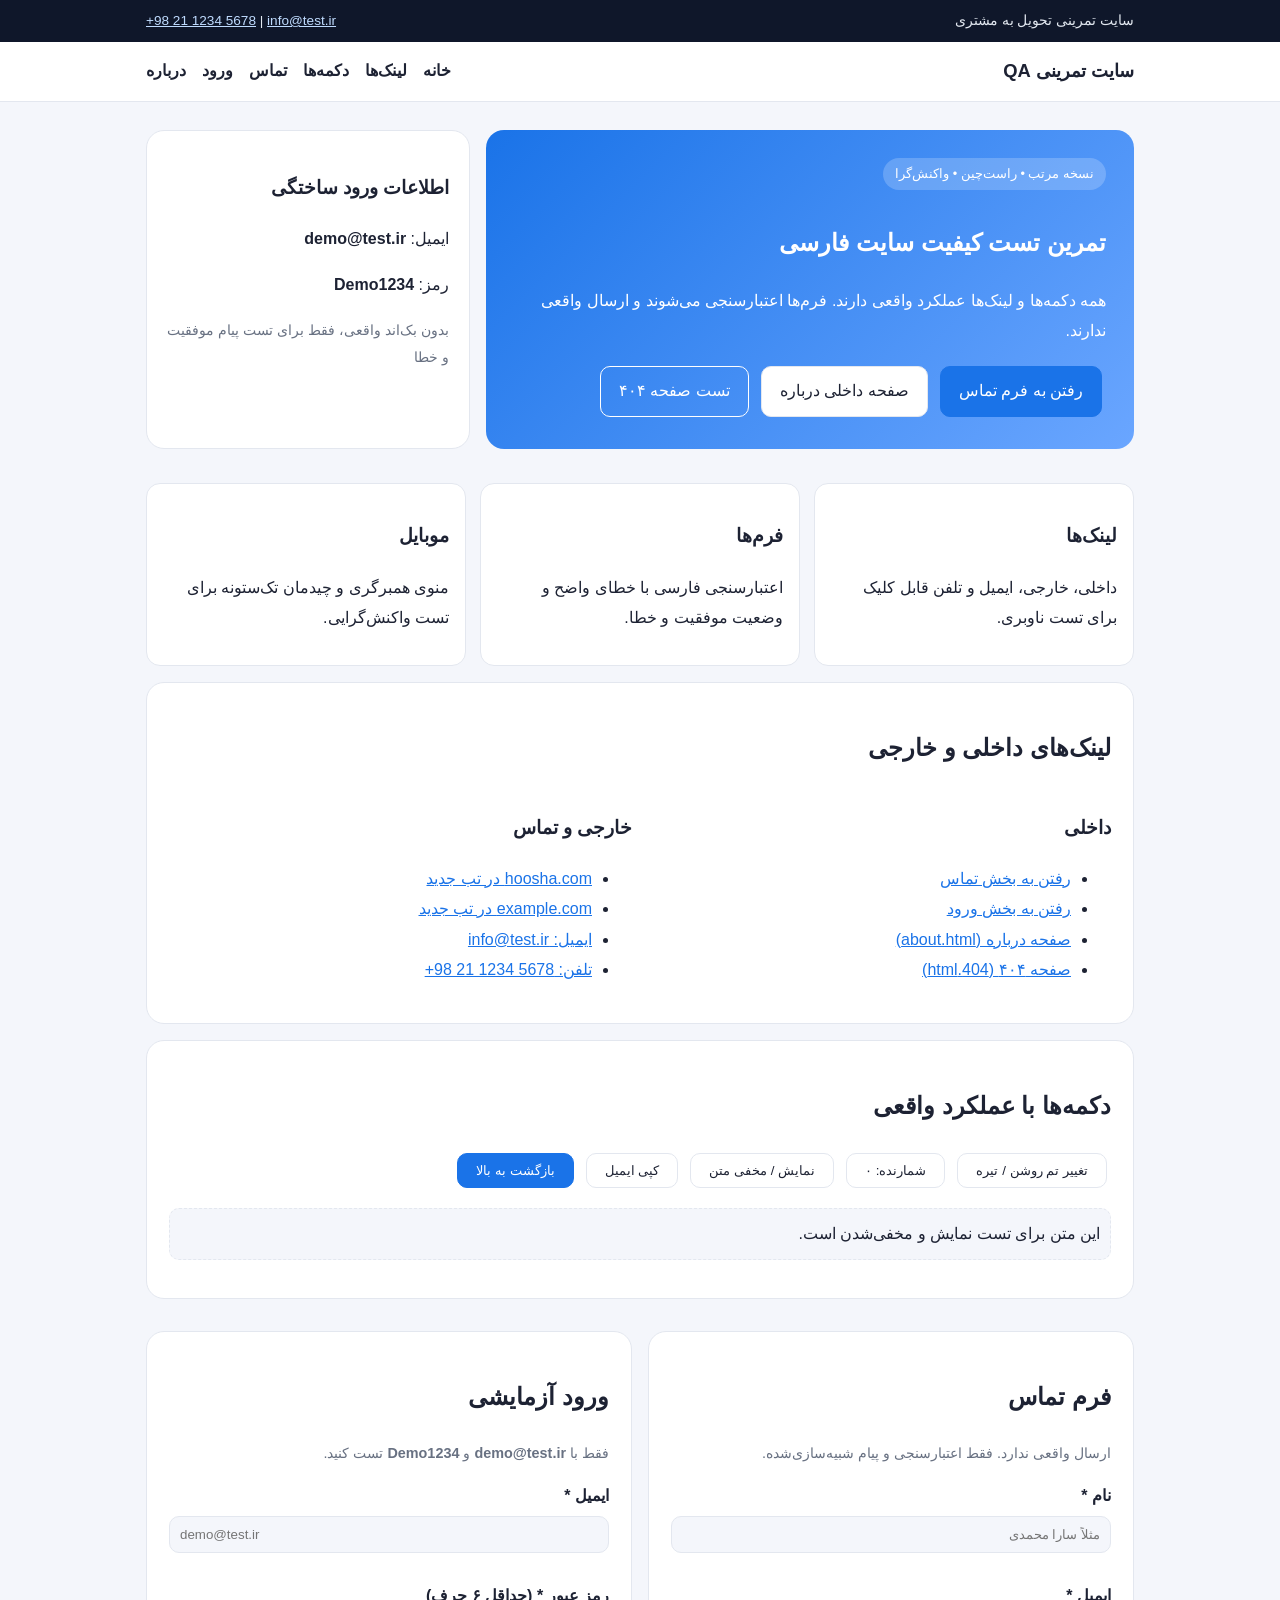
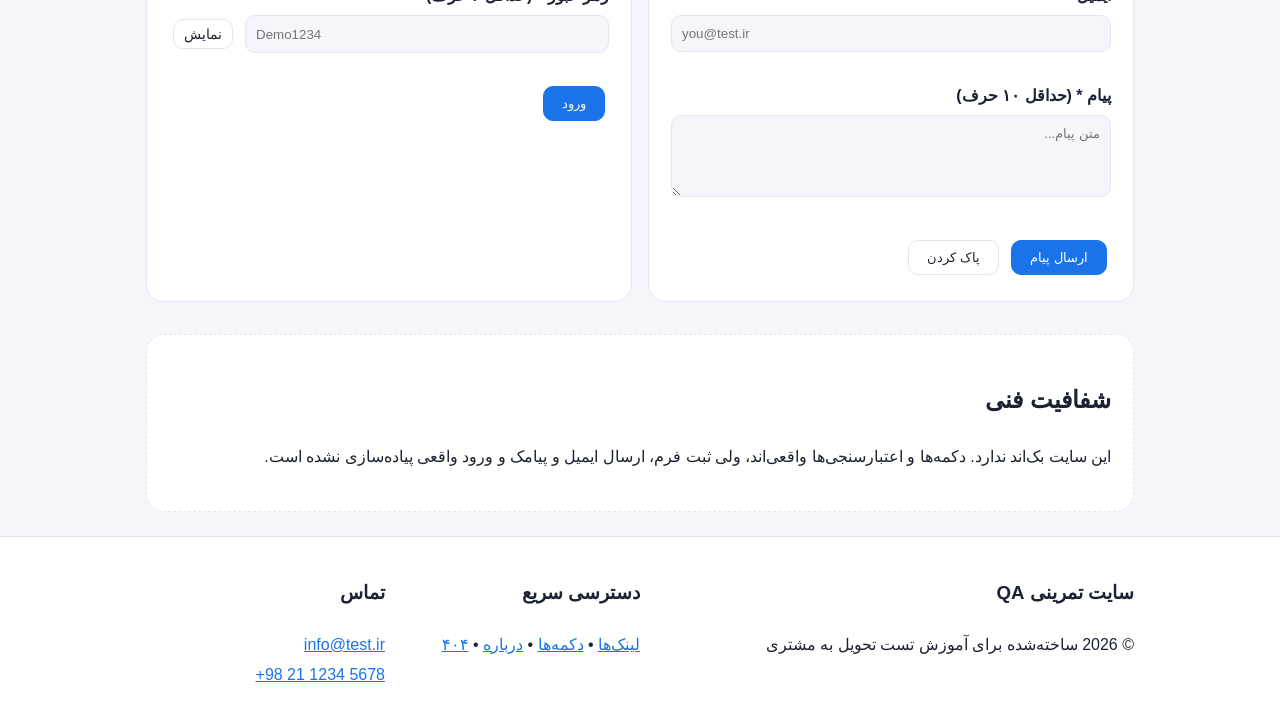
<file: index.html>
<!DOCTYPE html>
<html lang="fa" dir="rtl">
<head>
<meta charset="UTF-8">
<meta name="viewport" content="width=device-width, initial-scale=1.0">
<title>سایت تمرینی QA | نسخه مرتب</title>
<meta name="description" content="وب‌سایت آزمایشی فارسی و راست‌چین برای تمرین تست کیفیت">
<link rel="stylesheet" href="style.css">
</head>
<body>
<!-- نوار بالای سایت: اطلاعات تماس -->
<div class="topbar">
<div class="container topbar-inner">
<span>سایت تمرینی تحویل به مشتری</span>
<span class="topbar-links">
<a href="mailto:info@test.ir" data-testid="link-email-top">info@test.ir</a>
<span>|</span>
<a href="tel:+982112345678" dir="ltr" data-testid="link-phone-top">+98 21 1234 5678</a>
</span>
</div>
</div>

<!-- هدر و منو -->
<header class="header">
<div class="container header-inner">
<a href="index.html" class="logo" data-testid="logo">سایت تمرینی QA</a>
<button id="menuBtn" class="menu-btn" aria-label="باز کردن منو" aria-expanded="false">☰</button>
<nav id="mainNav" class="nav" aria-label="منوی اصلی">
<a href="#home" data-testid="nav-home">خانه</a>
<a href="#links" data-testid="nav-links">لینک‌ها</a>
<a href="#buttons" data-testid="nav-buttons">دکمه‌ها</a>
<a href="#contact" data-testid="nav-contact">تماس</a>
<a href="#login" data-testid="nav-login">ورود</a>
<a href="about.html" data-testid="nav-about">درباره</a>
</nav>
</div>
</header>

<main class="container">
<!-- بخش معرفی -->
<section id="home" class="hero">
<div class="hero-text">
<span class="badge">نسخه مرتب • راست‌چین • واکنش‌گرا</span>
<h1>تمرین تست کیفیت سایت فارسی</h1>
<p>همه دکمه‌ها و لینک‌ها عملکرد واقعی دارند. فرم‌ها اعتبارسنجی می‌شوند و ارسال واقعی ندارند.</p>
<div class="row">
<a href="#contact" class="btn primary" data-testid="cta-contact">رفتن به فرم تماس</a>
<a href="about.html" class="btn" data-testid="cta-about">صفحه داخلی درباره</a>
<a href="404.html" class="btn ghost" data-testid="cta-404">تست صفحه ۴۰۴</a>
</div>
</div>
<div class="hero-side">
<h3>اطلاعات ورود ساختگی</h3>
<p>ایمیل: <b dir="ltr">demo@test.ir</b></p>
<p>رمز: <b dir="ltr">Demo1234</b></p>
<p class="hint">بدون بک‌اند واقعی، فقط برای تست پیام موفقیت و خطا</p>
</div>
</section>

<!-- سه ویژگی اصلی -->
<section class="grid-3">
<div class="mini-card"><h3>لینک‌ها</h3><p>داخلی، خارجی، ایمیل و تلفن قابل کلیک برای تست ناوبری.</p></div>
<div class="mini-card"><h3>فرم‌ها</h3><p>اعتبارسنجی فارسی با خطای واضح و وضعیت موفقیت و خطا.</p></div>
<div class="mini-card"><h3>موبایل</h3><p>منوی همبرگری و چیدمان تک‌ستونه برای تست واکنش‌گرایی.</p></div>
</section>

<!-- لینک‌ها -->
<section id="links" class="card">
<h2>لینک‌های داخلی و خارجی</h2>
<div class="two-col">
<div>
<h3>داخلی</h3>
<ul>
<li><a href="#contact" data-testid="link-internal-contact">رفتن به بخش تماس</a></li>
<li><a href="#login" data-testid="link-internal-login">رفتن به بخش ورود</a></li>
<li><a href="about.html" data-testid="link-internal-about">صفحه درباره (about.html)</a></li>
<li><a href="404.html" data-testid="link-internal-404">صفحه ۴۰۴ (404.html)</a></li>
</ul>
</div>
<div>
<h3>خارجی و تماس</h3>
<ul>
<li><a href="https://hoosha.com" target="_blank" rel="noopener" data-testid="link-external-hoosha">hoosha.com در تب جدید</a></li>
<li><a href="https://example.com" target="_blank" rel="noopener" data-testid="link-external-example">example.com در تب جدید</a></li>
<li><a href="mailto:info@test.ir" data-testid="link-email">ایمیل: info@test.ir</a></li>
<li><a href="tel:+982112345678" data-testid="link-phone">تلفن: <span dir="ltr">+98 21 1234 5678</span></a></li>
</ul>
</div>
</div>
</section>

<!-- دکمه‌ها -->
<section id="buttons" class="card">
<h2>دکمه‌ها با عملکرد واقعی</h2>
<div class="row">
<button id="themeBtn" class="btn" data-testid="btn-theme">تغییر تم روشن / تیره</button>
<button id="counterBtn" class="btn" data-testid="btn-counter">شمارنده: <span id="counterVal">۰</span></button>
<button id="toggleBtn" class="btn" data-testid="btn-toggle">نمایش / مخفی متن</button>
<button id="copyBtn" class="btn" data-testid="btn-copy">کپی ایمیل</button>
<button id="topBtn" class="btn primary" data-testid="btn-top">بازگشت به بالا</button>
</div>
<p id="toggleText" class="toggle-text">این متن برای تست نمایش و مخفی‌شدن است.</p>
<p id="copyMsg" class="hint" aria-live="polite"></p>
</section>

<!-- فرم‌ها کنار هم در دسکتاپ -->
<div class="forms-grid">
<section id="contact" class="card">
<h2>فرم تماس</h2>
<p class="hint">ارسال واقعی ندارد. فقط اعتبارسنجی و پیام شبیه‌سازی‌شده.</p>
<form id="contactForm" novalidate>
<div class="field">
<label for="cName">نام *</label>
<input type="text" id="cName" placeholder="مثلاً سارا محمدی" data-testid="input-contact-name">
<small class="error-text" id="err-cName"></small>
</div>
<div class="field">
<label for="cEmail">ایمیل *</label>
<input type="email" id="cEmail" dir="ltr" placeholder="you@test.ir" data-testid="input-contact-email">
<small class="error-text" id="err-cEmail"></small>
</div>
<div class="field">
<label for="cMsg">پیام * (حداقل ۱۰ حرف)</label>
<textarea id="cMsg" rows="4" placeholder="متن پیام..." data-testid="input-contact-msg"></textarea>
<small class="error-text" id="err-cMsg"></small>
</div>
<button type="submit" class="btn primary" data-testid="btn-contact-submit">ارسال پیام</button>
<button type="reset" class="btn" data-testid="btn-contact-reset">پاک کردن</button>
<div id="contactResult" class="result" aria-live="polite"></div>
</form>
</section>

<section id="login" class="card">
<h2>ورود آزمایشی</h2>
<p class="hint">فقط با <b dir="ltr">demo@test.ir</b> و <b dir="ltr">Demo1234</b> تست کنید.</p>
<form id="loginForm" novalidate>
<div class="field">
<label for="lEmail">ایمیل *</label>
<input type="email" id="lEmail" dir="ltr" placeholder="demo@test.ir" data-testid="input-login-email">
<small class="error-text" id="err-lEmail"></small>
</div>
<div class="field">
<label for="lPass">رمز عبور * (حداقل ۶ حرف)</label>
<div class="pass-row">
<input type="password" id="lPass" dir="ltr" placeholder="Demo1234" data-testid="input-login-pass">
<button type="button" id="showPass" class="btn small" data-testid="btn-showpass">نمایش</button>
</div>
<small class="error-text" id="err-lPass"></small>
</div>
<button type="submit" class="btn primary" data-testid="btn-login-submit">ورود</button>
<div id="loginResult" class="result" aria-live="polite"></div>
</form>
</section>
</div>

<section class="card note-card">
<h2>شفافیت فنی</h2>
<p>این سایت بک‌اند ندارد. دکمه‌ها و اعتبارسنجی‌ها واقعی‌اند، ولی ثبت فرم، ارسال ایمیل و پیامک و ورود واقعی پیاده‌سازی نشده است.</p>
</section>
</main>

<!-- فوتر -->
<footer class="footer">
<div class="container footer-grid">
<div><h3>سایت تمرینی QA</h3><p>© <span id="year"></span> ساخته‌شده برای آموزش تست تحویل به مشتری</p></div>
<div><h3>دسترسی سریع</h3><p><a href="#links">لینک‌ها</a> • <a href="#buttons">دکمه‌ها</a> • <a href="about.html">درباره</a> • <a href="404.html">۴۰۴</a></p></div>
<div><h3>تماس</h3><p><a href="mailto:info@test.ir">info@test.ir</a><br><a href="tel:+982112345678" dir="ltr">+98 21 1234 5678</a></p></div>
</div>
</footer>
<script src="script.js" defer></script>
</body>
</html>
</file>
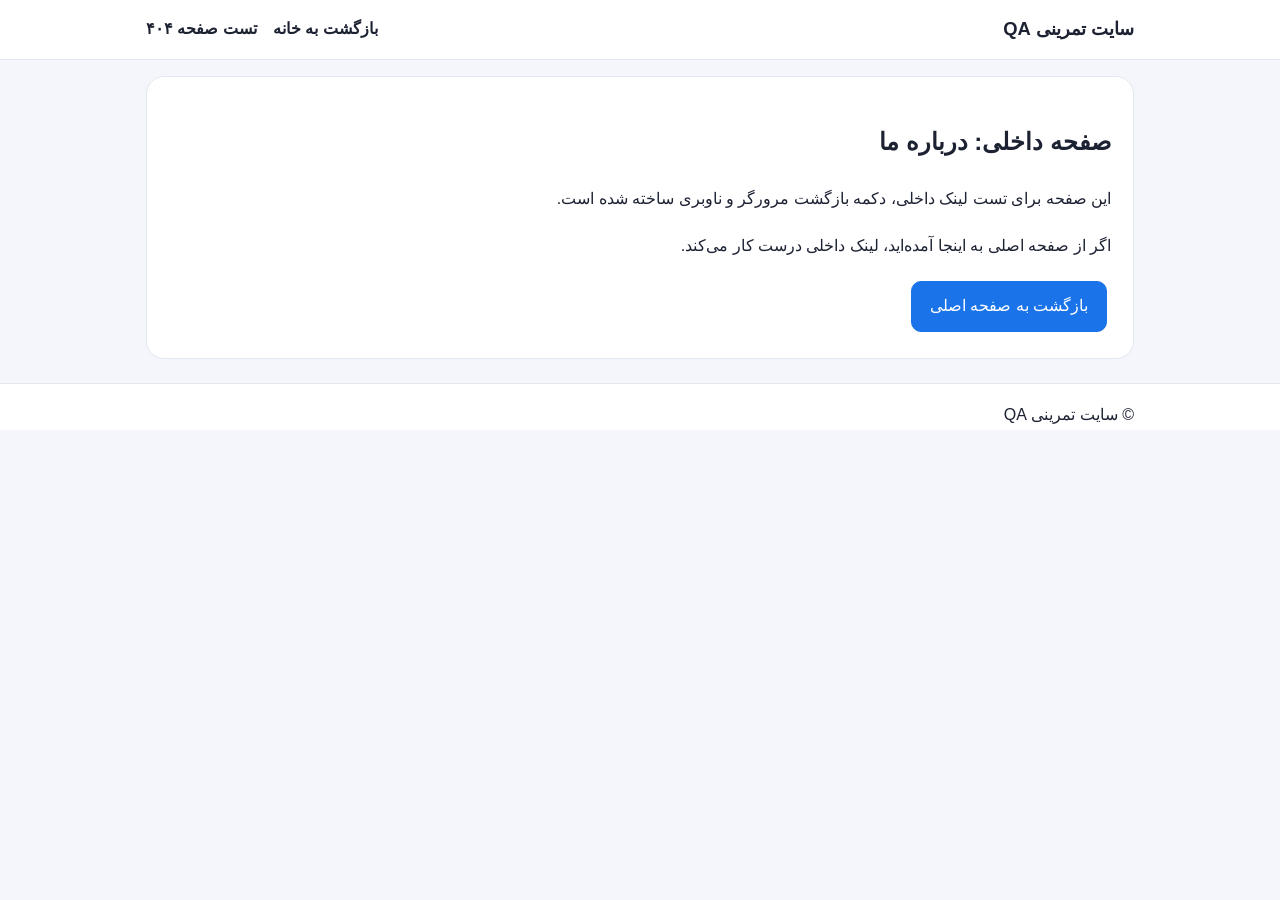
<file: about.html>
<!DOCTYPE html>
<html lang="fa" dir="rtl">
<head>
<meta charset="UTF-8">
<meta name="viewport" content="width=device-width, initial-scale=1.0">
<title>درباره ما | سایت تمرینی QA</title>
<link rel="stylesheet" href="style.css">
</head>
<body>
<header class="header">
<div class="container header-inner">
<a href="index.html" class="logo">سایت تمرینی QA</a>
<nav class="nav always">
<a href="index.html">بازگشت به خانه</a>
<a href="404.html">تست صفحه ۴۰۴</a>
</nav>
</div>
</header>
<main class="container">
<section class="card">
<h1>صفحه داخلی: درباره ما</h1>
<p>این صفحه برای تست لینک داخلی، دکمه بازگشت مرورگر و ناوبری ساخته شده است.</p>
<p>اگر از صفحه اصلی به اینجا آمده‌اید، لینک داخلی درست کار می‌کند.</p>
<a href="index.html" class="btn primary">بازگشت به صفحه اصلی</a>
</section>
</main>
<footer class="footer"><div class="container"><p>© سایت تمرینی QA</p></div></footer>
</body>
</html>
</file>
<file: style.css>
/* تم و متغیرها */
:root{--bg:#f4f6fb;--card:#ffffff;--text:#1d2233;--muted:#687182;--primary:#1a73e8;--border:#e3e7ef;--error:#d93025;--success:#137333;--radius:14px}
[data-theme="dark"]{--bg:#11141a;--card:#1c2029;--text:#eef1f6;--muted:#9aa3b5;--border:#2d333f;--primary:#7aa8ff}
/* پایه */
*{box-sizing:border-box}
body{margin:0;font-family:Vazirmatn,Tahoma,sans-serif;background:var(--bg);color:var(--text);line-height:1.9}
.container{max-width:1020px;margin:0 auto;padding:0 16px}
a{color:var(--primary)}
/* نوار بالا */
.topbar{background:#0f172a;color:#e2e8f0;font-size:.85rem}
.topbar-inner{display:flex;justify-content:space-between;padding:8px 16px;gap:10px;flex-wrap:wrap}
.topbar a{color:#bfdbfe}
/* هدر */
.header{background:var(--card);border-bottom:1px solid var(--border);position:sticky;top:0;z-index:20}
.header-inner{display:flex;align-items:center;justify-content:space-between;padding:12px 16px}
.logo{font-weight:800;text-decoration:none;color:var(--text);font-size:1.15rem}
.nav{display:flex;gap:16px}
.nav a{text-decoration:none;color:var(--text);font-weight:600}
.nav a:hover{color:var(--primary)}
.menu-btn{display:none;font-size:1.3rem;background:none;border:1px solid var(--border);border-radius:8px;padding:4px 10px;cursor:pointer;color:var(--text)}
/* هیرو */
.hero{display:grid;grid-template-columns:2fr 1fr;gap:16px;padding:28px 0;align-items:stretch}
.hero-text{background:linear-gradient(135deg,#1a73e8,#6aa6ff);color:#fff;border-radius:18px;padding:28px}
.hero-text.btn{margin-top:10px}
.badge{display:inline-block;background:rgba(255,255,255,.2);padding:4px 12px;border-radius:999px;font-size:.8rem;margin-bottom:10px}
.hero-side{background:var(--card);border:1px solid var(--border);border-radius:18px;padding:20px}
/* کارت‌ها */
.grid-3{display:grid;grid-template-columns:repeat(3,1fr);gap:14px;margin:6px 0 4px}
.mini-card{background:var(--card);border:1px solid var(--border);border-radius:var(--radius);padding:16px}
.card{background:var(--card);border:1px solid var(--border);border-radius:18px;padding:22px;margin:16px 0}
.two-col{display:grid;grid-template-columns:1fr 1fr;gap:16px}
.note-card{border-style:dashed}
/* دکمه */
.btn{display:inline-block;border:1px solid var(--border);background:var(--card);color:var(--text);padding:9px 18px;border-radius:10px;cursor:pointer;text-decoration:none;margin:4px;font-family:inherit}
.btn.primary{background:var(--primary);border-color:var(--primary);color:#fff}
.btn.ghost{background:transparent;color:#fff;border-color:#fff}
.btn.small{padding:6px 10px;font-size:.85rem}
.row{display:flex;flex-wrap:wrap;gap:4px;align-items:center}
.center{text-align:center;padding:70px 16px}
.center-row{justify-content:center}
.hint{color:var(--muted);font-size:.9rem}
.toggle-text{background:var(--bg);border:1px dashed var(--border);padding:10px;border-radius:10px}
/* فرم */
.forms-grid{display:grid;grid-template-columns:1fr 1fr;gap:16px}
.field{margin:12px 0}
label{display:block;font-weight:700;margin-bottom:4px}
input,textarea{width:100%;padding:10px;border:1px solid var(--border);border-radius:10px;background:var(--bg);color:var(--text);font-family:inherit}
input:focus,textarea:focus{outline:2px solid var(--primary);border-color:var(--primary)}
.pass-row{display:flex;gap:8px}
.pass-row input{flex:1}
.error-text{color:var(--error);font-size:.85rem;min-height:1.2em;display:block}
.result{margin-top:12px;padding:10px;border-radius:10px;display:none}
.result.success{display:block;background:#e6f4ea;color:var(--success);border:1px solid #a8dab5}
.result.error{display:block;background:#fce8e6;color:var(--error);border:1px solid #f5a9a3}
/* فوتر */
.footer{border-top:1px solid var(--border);background:var(--card);margin-top:24px}
.footer-grid{display:grid;grid-template-columns:2fr 1fr 1fr;gap:16px;padding:20px 16px}
/* واکنش‌گرا */
@media(max-width:900px){.hero{grid-template-columns:1fr}.forms-grid{grid-template-columns:1fr}.grid-3{grid-template-columns:1fr}.footer-grid{grid-template-columns:1fr}}
@media(max-width:768px){
.menu-btn{display:block}
.nav{display:none;flex-direction:column;position:absolute;top:60px;right:12px;left:12px;background:var(--card);border:1px solid var(--border);border-radius:12px;padding:12px}
.nav.open{display:flex}
.nav.always{display:flex;position:static;border:none}
.two-col{grid-template-columns:1fr}
h1{font-size:1.45rem}
}
</file>
